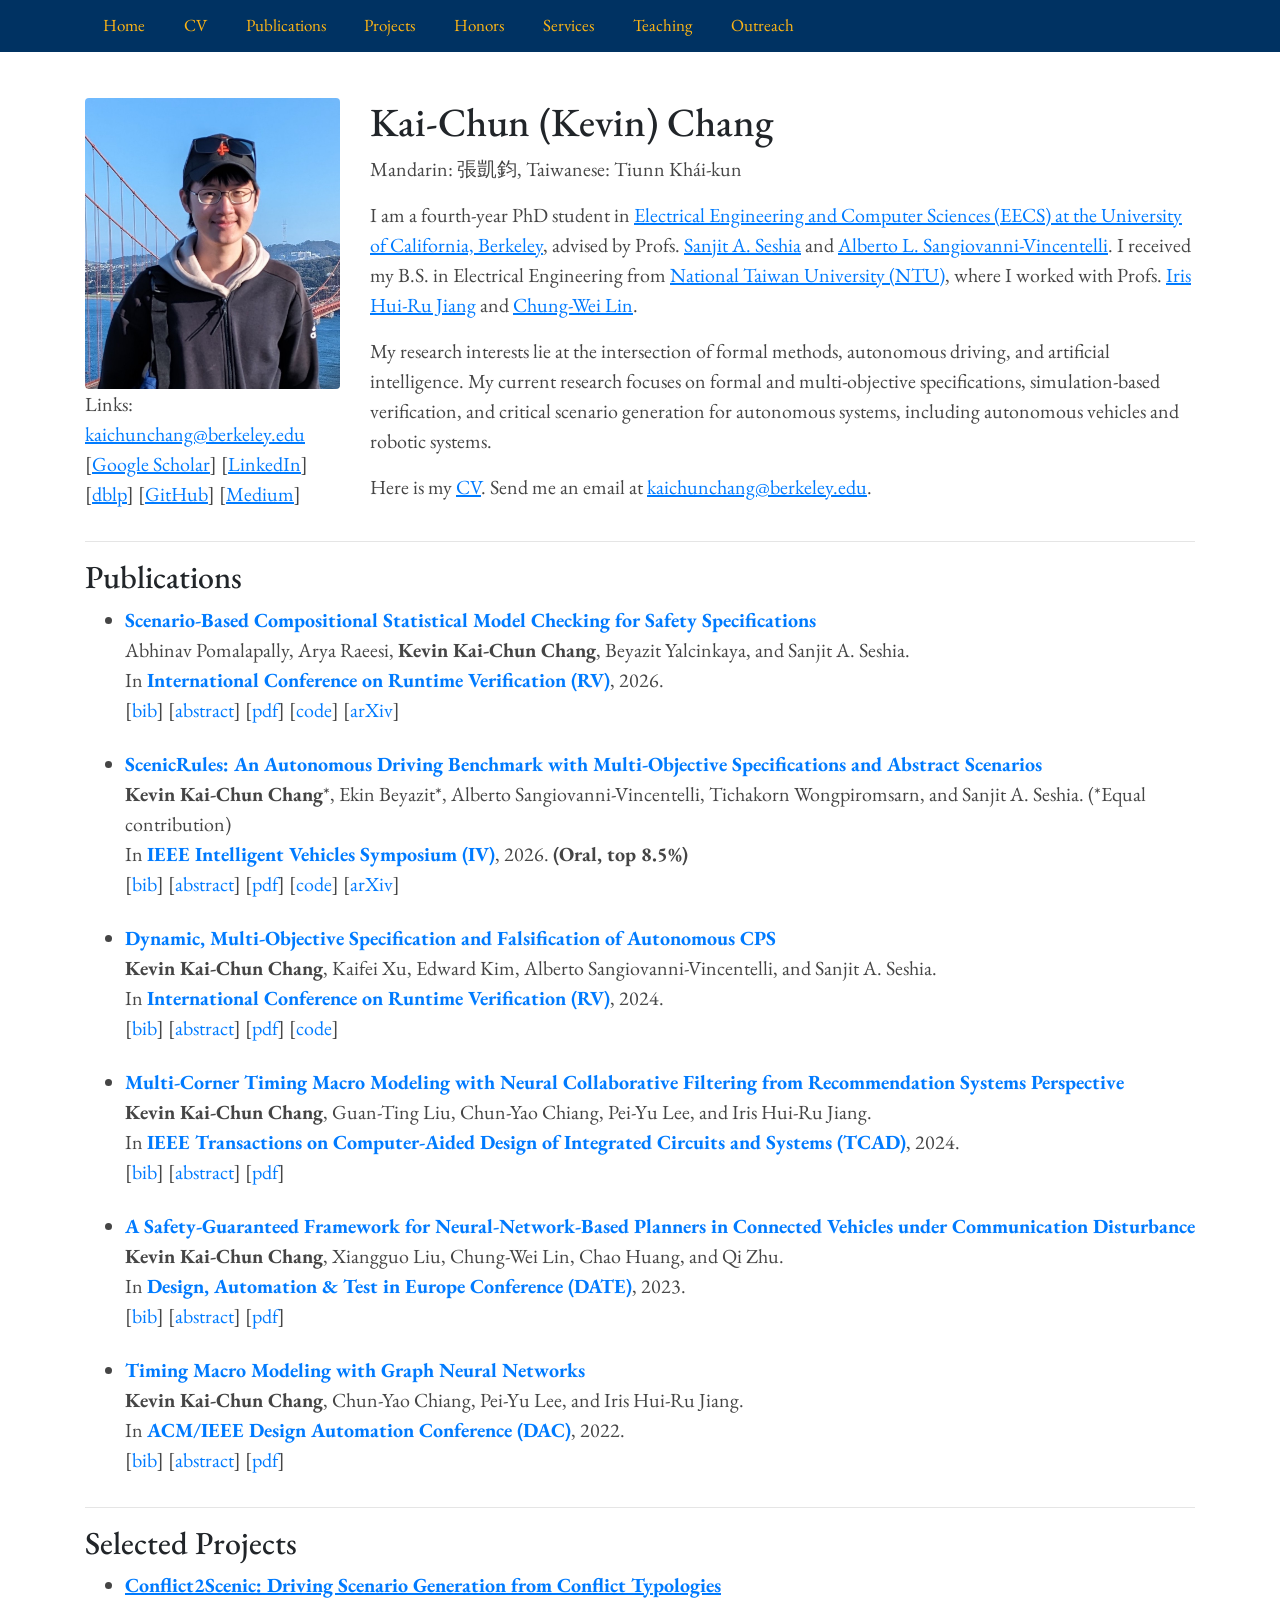
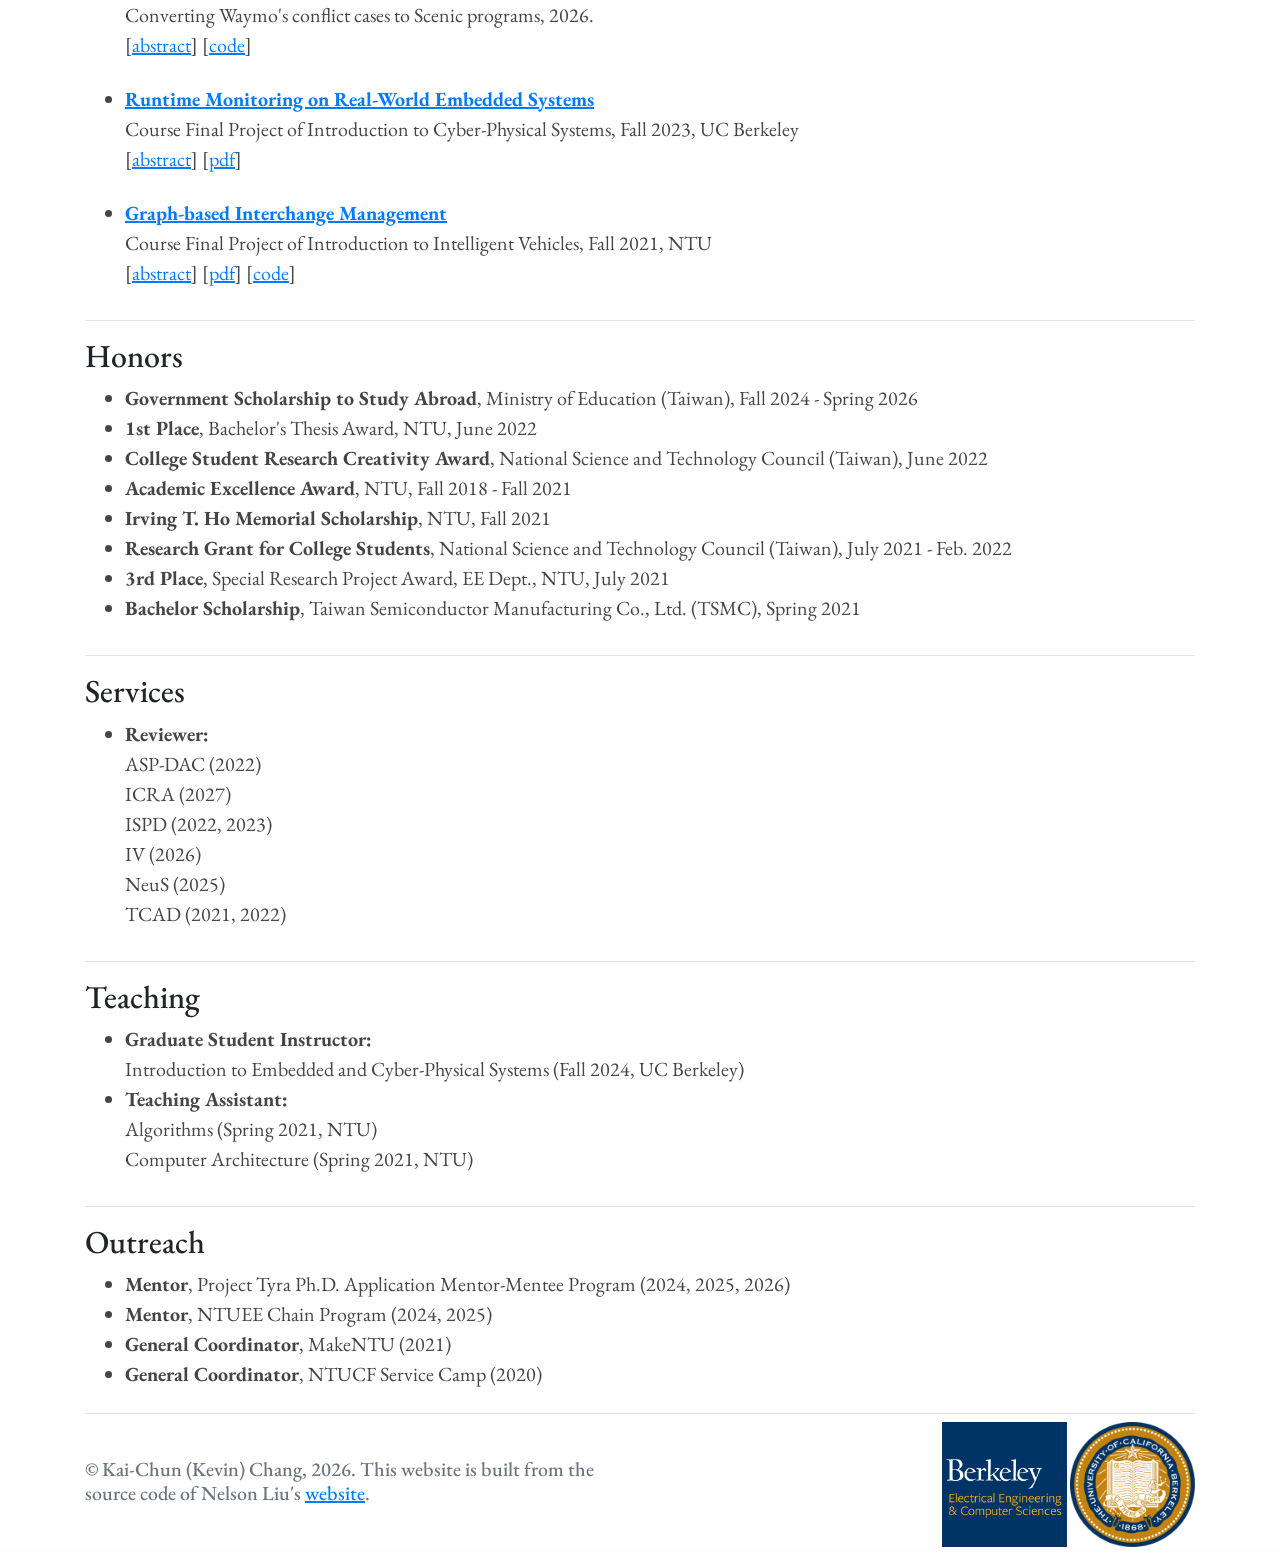
<file: index.html>
<!DOCTYPE html>
<html lang="en">
    <head>
        <title>Kai-Chun (Kevin) Chang</title>
        <meta http-equiv="content-type" content="text/html; charset=UTF-8">
        <meta charset="utf-8">
        <meta property="og:url" content="https://kevinchang73.github.io/" />
	    <meta property="og:title" content="Kai-Chun (Kevin) Chang" />
	    <meta property="og:image" content="http://kevinchang73.github.io/img/profile.jpg" />
	    <meta http-equiv="X-UA-Compatible" content="IE=edge">
	    <meta name="author" content="Kai-Chun (Kevin) Chang">
        <meta name="viewport" content="width=device-width, initial-scale=1, shrink-to-fit=no">
        <link rel="shortcut icon" type="image/png" href="img/berkeley.png"/>

        <link rel="stylesheet" href="https://stackpath.bootstrapcdn.com/bootstrap/4.3.1/css/bootstrap.min.css" integrity="sha384-ggOyR0iXCbMQv3Xipma34MD+dH/1fQ784/j6cY/iJTQUOhcWr7x9JvoRxT2MZw1T" crossorigin="anonymous">
        <link rel="stylesheet" href="css/style.css">
        <script src="https://code.jquery.com/jquery-3.3.1.slim.min.js" integrity="sha384-q8i/X+965DzO0rT7abK41JStQIAqVgRVzpbzo5smXKp4YfRvH+8abtTE1Pi6jizo" crossorigin="anonymous"></script>
        <script src="https://cdnjs.cloudflare.com/ajax/libs/popper.js/1.14.7/umd/popper.min.js" integrity="sha384-UO2eT0CpHqdSJQ6hJty5KVphtPhzWj9WO1clHTMGa3JDZwrnQq4sF86dIHNDz0W1" crossorigin="anonymous"></script>
        <script src="https://stackpath.bootstrapcdn.com/bootstrap/4.3.1/js/bootstrap.min.js" integrity="sha384-JjSmVgyd0p3pXB1rRibZUAYoIIy6OrQ6VrjIEaFf/nJGzIxFDsf4x0xIM+B07jRM" crossorigin="anonymous"></script>
        <link rel="stylesheet" href="https://cdnjs.cloudflare.com/ajax/libs/font-awesome/4.7.0/css/font-awesome.min.css" crossorigin="anonymous">
        <link href='https://fonts.googleapis.com/css?family=EB+Garamond' rel='stylesheet' type='text/css'>
    </head>
    <body>
        <div class="fixed-header" style="z-index:1;">
            <div class="container" id="header">
                <nav>
                    <a href="#">Home</a>
                    <a href="files/CV.pdf" target="_blank">CV</a>
                    <a href=#publications>Publications</a>
                    <a href=#projects>Projects</a>
                    <a href=#honors>Honors</a>
                    <a href=#services>Services</a>
                    <a href=#teaching>Teaching</a>
                    <a href=#outreach>Outreach</a>
                    <!-- <a href=#services>Services</a> -->
                    <!-- <a href="https://www.csail.mit.edu/person/yung-sung-chuang" style="float:right;"><i>@csail.mit</i></a> -->
                </nav>
            </div>
        </div>
        <div class="container mt-5">
            <div class="row mb-3" id="intro">
                <div class="col-lg-3 col-md-4">
                    <img class="img-fluid rounded" src="img/profile.jpg" alt="Kai-Chun Chang">
                    <p>
                        <!-- Email: </br> --> 
                        Links: </br>
                        <a href="mailto:kaichunchang@berkeley.edu" target="_blank">kaichunchang@berkeley.edu</a> </br>
                        [<a href="https://scholar.google.com/citations?user=-7NzGYwAAAAJ" target="_blank">Google Scholar</a>]
                        [<a href="https://www.linkedin.com/in/kai-chun-kevin-chang-22810a205/" target="_blank">LinkedIn</a>]
                        [<a href="https://dblp.org/pid/327/1835.html" target="_blank">dblp</a>]
                        [<a href="https://github.com/kevinchang73" target="_blank">GitHub</a>]
                        [<a href="https://medium.com/@kevin.kaichunchang" target="_blank">Medium</a>]
                    <!--</br> -->
                    <!--    <i class="fa fa-building"></i> Gates 318 -->
                    </p>
                </div>
                <div class="col-lg-9 col-md-8">
                    <h1>Kai-Chun (Kevin) Chang</h1>
                    <p>Mandarin: 張凱鈞, Taiwanese: Tiunn Khái-kun</p>
                    <p>
                        I am a fourth-year PhD student in <a href="https://eecs.berkeley.edu/"
                        target="_blank">Electrical Engineering and Computer Sciences (EECS) at the University of California, Berkeley</a>,
                        advised by Profs. <a href="https://people.eecs.berkeley.edu/~sseshia/"
                        target="_blank">Sanjit A. Seshia</a> 
                        and <a href="https://www2.eecs.berkeley.edu/Faculty/Homepages/sangiovanni-vicentelli.html"
                        target="_blank">Alberto L. Sangiovanni-Vincentelli</a>.
                        I received my B.S. in Electrical Engineering from <a href="https://www.ntu.edu.tw/english/index.html" target="_blank">National Taiwan University (NTU)</a>,
                        where I worked with Profs. <a href="https://www.ee.ntu.edu.tw/profile1.php?teacher_id=24040" target="_blank">Iris Hui-Ru Jiang</a> and
                        <a href="https://www.csie.ntu.edu.tw/~cwlin/" target="_blank">Chung-Wei Lin</a>.
                    </p>
                    <p>
                        My research interests lie at the intersection of formal methods, autonomous driving, and artificial intelligence.
                        My current research focuses on formal and multi-objective specifications, simulation-based verification, and critical scenario generation for autonomous systems, including autonomous vehicles and robotic systems.
                    </p>
                    <p>
                        Here is my <a href="files/CV.pdf" target="_blank">CV</a>. Send me an email at <a href="mailto:kaichunchang@berkeley.edu"
                        target="_blank">kaichunchang@berkeley.edu</a>.
                    </p>
                </div>
            </div>
            <hr>
            <div class="row" id="publications">
                <div class="col">
                    <h2>Publications</h2>
                    <ul class="pl">
                        <li>
                            <a href="https://link.springer.com/chapter/10.1007/978-3-032-41160-0_17" target="_blank">
                                <b>Scenario-Based Compositional Statistical Model Checking for Safety Specifications</b>
                            </a>
                            <br/>
                            Abhinav Pomalapally, Arya Raeesi, <b>Kevin Kai-Chun Chang</b>, Beyazit Yalcinkaya, and Sanjit A. Seshia.
                            <br/>
                            In <a href="https://rv2026.smithengineering.queensu.ca/" target="_blank">
                                <b>
                                    International Conference on Runtime Verification (RV)</b></a>, 2026.
                            <br/>
                            [<a href="#RV2026_bib" class="detail-toggle" aria-controls="RV2026_bib" aria-expanded="false">bib</a>]
                            [<a href="#RV2026_abstract" class="detail-toggle" aria-controls="RV2026_abstract" aria-expanded="false">abstract</a>]
                            [<a href="papers/rv26_scenario.pdf" target="_blank">pdf</a>]
                            [<a href="https://github.com/abhip02/VerifAI/tree/compositional-analysis" target="_blank">code</a>]
                            [<a href="https://arxiv.org/abs/2610.05571" target="_blank">arXiv</a>]
                            <div id="RV2026_bib" class="bib" style="display:none;"><pre>@inproceedings{pomalapally2026scenario,
    title={Scenario-Based Compositional Statistical Model Checking for Safety Specifications},
    author={Pomalapally, Abhinav and Raeesi, Arya and Chang, Kevin Kai-Chun and Yalcinkaya, Beyazit and Seshia, Sanjit A.},
    booktitle={International Conference on Runtime Verification (RV)},
    pages={272--282},
    year={2026},
    organization={Springer}
}</pre></div>
                            <div id="RV2026_abstract" class="abstract" style="display:none;">
                                <p>
                                    In safety-critical domains such as autonomous driving, systems must be evaluated across a large number of environment conditions, often represented as composite scenarios built from primitive scenarios. Existing statistical model checking (SMC) approaches analyze each composite scenario independently, requiring many expensive simulations and resulting in substantial redundant computation when scenarios share common structure. This work introduces a scenario-based compositional SMC framework for safety and co-safety specifications, enabling efficient analysis of composite scenarios. Our approach decomposes scenarios into primitives and specifications into sub-specifications, verifies each primitive independently, and composes the resulting statistical estimates using importance sampling and kernel density estimation. Our empirical evaluation shows that the proposed framework can accurately answer verification queries for previously unseen composite scenarios while reducing simulation cost through parallelization and trace reuse.
                                </p>
                            </div>
                        </li>
                        <br/>
                        <li>
                            <a href="https://arxiv.org/abs/2602.16073" target="_blank">
                                <b>ScenicRules: An Autonomous Driving Benchmark with Multi-Objective Specifications and Abstract Scenarios</b>
                            </a>
                            <br/>
                            <b>Kevin Kai-Chun Chang</b>*, Ekin Beyazit*, Alberto Sangiovanni-Vincentelli, Tichakorn Wongpiromsarn, and Sanjit A. Seshia. (*Equal contribution)
                            <br/>
                            In <a href="https://ieee-iv.org/2026/" target="_blank">
                                <b>
                                    IEEE Intelligent Vehicles Symposium (IV)</b></a>, 2026. <b>(Oral, top 8.5%)</b>
                            <br/>
                            [<a href="#IV2026_bib" class="detail-toggle" aria-controls="IV2026_bib" aria-expanded="false">bib</a>]
                            [<a href="#IV2026_abstract" class="detail-toggle" aria-controls="IV2026_abstract" aria-expanded="false">abstract</a>]
                            [<a href="papers/iv26_scenicrules.pdf" target="_blank">pdf</a>]
                            [<a href="https://github.com/BerkeleyLearnVerify/ScenicRules/" target="_blank">code</a>]
                            [<a href="https://arxiv.org/abs/2602.16073" target="_blank">arXiv</a>]
                            <div id="IV2026_bib" class="bib" style="display:none;"><pre>@inproceedings{chang2026scenicrules,
    title={ScenicRules: An Autonomous Driving Benchmark with Multi-Objective Specifications and Abstract Scenarios},
    author={Chang, Kevin Kai-Chun and Beyazit, Ekin and Sangiovanni-Vincentelli, Alberto and Wongpiromsarn, Tichakorn and Seshia, Sanjit A.},
    booktitle={IEEE Intelligent Vehicles Symposium (IV)},
    pages={1938--1945},
    year={2026},
    organization={IEEE}
}</pre></div>
                            <div id="IV2026_abstract" class="abstract" style="display:none;">
                                <p>
                                    Developing autonomous driving systems for complex traffic environments requires balancing multiple objectives, such as avoiding collisions, obeying traffic rules, and making efficient progress. In many situations, these objectives cannot be satisfied simultaneously, and explicit priority relations naturally arise. Also, driving rules require context, so it is important to formally model the environment scenarios within which such rules apply. Existing benchmarks for evaluating autonomous vehicles lack such combinations of multi-objective prioritized rules and formal environment models. In this work, we introduce ScenicRules, a benchmark for evaluating autonomous driving systems in stochastic environments under prioritized multi-objective specifications. We first formalize a diverse set of objectives to serve as quantitative evaluation metrics. Next, we design a Hierarchical Rulebook framework that encodes multiple objectives and their priority relations in an interpretable and adaptable manner. We then construct a compact yet representative collection of scenarios spanning diverse driving contexts and near-accident situations, formally modeled in the Scenic language. Experimental results show that our formalized objectives and Hierarchical Rulebooks align well with human driving judgments and that our benchmark effectively exposes agent failures with respect to the prioritized objectives. Our benchmark can be accessed at https://github.com/BerkeleyLearnVerify/ScenicRules/.
                                </p>
                            </div>
                        </li>
                        <br/>
                        <li>
                            <a href="https://link.springer.com/chapter/10.1007/978-3-031-74234-7_3" target="_blank">
                                <b>Dynamic, Multi-Objective Specification and Falsification of Autonomous CPS</b>
                            </a>
                            <br/>
                            <b>Kevin Kai-Chun Chang</b>, Kaifei Xu, Edward Kim, Alberto Sangiovanni-Vincentelli, and Sanjit A. Seshia.
                            <br/>
                            In <a href="https://yeni.cmpe.bogazici.edu.tr/rv24/" target="_blank">
                                <b>
                                    International Conference on Runtime Verification (RV)</b></a>, 2024.
                            <br/>
                            [<a href="#RV2024_bib" class="detail-toggle" aria-controls="RV2024_bib" aria-expanded="false">bib</a>]
                            [<a href="#RV2024_abstract" class="detail-toggle" aria-controls="RV2024_abstract" aria-expanded="false">abstract</a>]
                            [<a href="papers/rv24_dynamic.pdf" target="_blank">pdf</a>]
                            [<a href="https://github.com/kevinchang73/VerifAI_Multi_Objective_Scenic3" target="_blank">code</a>]
                            <div id="RV2024_bib" class="bib" style="display:none;"><pre>@article{chang2024dynamic,
    title={Dynamic, Multi-Objective Specification and Falsification of Autonomous CPS},
    author={Chang, Kevin Kai-Chun and Xu, Kaifei and Kim, Edward and Sangiovanni-Vincentelli, Alberto and Seshia, Sanjit A.},
    journal={24th International Conference on Runtime Verification (RV)},
    year={2024},
    publisher={IEEE}
}</pre></div>
                            <div id="RV2024_abstract" class="abstract" style="display:none;">
                                <p>
                                    Simulation-based falsification has proved to be an effective verification method for cyber-physical systems. Traditional approaches to falsification take as input a single or a set of temporal properties that must be satisfied by the system at all times. In this paper, we consider falsification of a more complex specification with two dimensions: multiple objectives with relative priorities and the evolution of these objectives characterized by time-varying priorities. We introduce the concept of dynamic rulebooks as a way to specify a prioritized multi-objective specification and its evolution over time. We develop a novel algorithm for falsifying a dynamic rulebook specification on a cyber-physical system. To evaluate our approach, we define scenarios and dynamic rulebook specifications for the domains of autonomous driving and human-robot interaction. Our experiments demonstrate that integrating dynamic rulebooks allows us to capture counterexamples more accurately and efficiently than when using static rulebooks. Moreover, our falsification framework identifies more numerous and more significant counterexamples as compared to previous approaches.    
                                </p>
                            </div>
                        </li>
                        <br/>
                        <li>
                            <a href="https://ieeexplore.ieee.org/abstract/document/10485377" target="_blank">
                                <b>Multi-Corner Timing Macro Modeling with Neural Collaborative Filtering from Recommendation Systems Perspective</b>
                            </a>
                            <br/>
                            <b>Kevin Kai-Chun Chang</b>, Guan-Ting Liu, Chun-Yao Chiang, Pei-Yu Lee, and Iris Hui-Ru Jiang.
                            <br/>
                            In <a href="https://ieeexplore.ieee.org/xpl/RecentIssue.jsp?punumber=43" target="_blank">
                                <b>
                                    IEEE Transactions on Computer-Aided Design of Integrated Circuits and Systems
                                    (TCAD)</b></a>, 2024.
                            <br/>
                            [<a href="#TCAD2024_bib" class="detail-toggle" aria-controls="TCAD2024_bib" aria-expanded="false">bib</a>]
                            [<a href="#TCAD2024_abstract" class="detail-toggle" aria-controls="TCAD2024_abstract" aria-expanded="false">abstract</a>]
                            [<a href="papers/tcad24_mctmm.pdf" target="_blank">pdf</a>]
                            <div id="TCAD2024_bib" class="bib" style="display:none;"><pre>@article{chang2024multi,
    title={Multi-Corner Timing Macro Modeling With Neural Collaborative Filtering From Recommendation Systems Perspective},
    author={Chang, Kevin Kai-Chun and Liu, Guan-Ting and Chiang, Chun-Yao and Lee, Pei-Yu and Jiang, Iris Hui-Ru},
    journal={IEEE Transactions on Computer-Aided Design of Integrated Circuits and Systems},
    year={2024},
    publisher={IEEE}
}</pre></div>
                            <div id="TCAD2024_abstract" class="abstract" style="display:none;">
                                <p>
                                    Timing macro modeling has been widely employed to enhance the efficiency and accuracy of parallel and hierarchical timing analysis. However, existing studies primarily focused on generating an accurate and compact timing macro model for single-corner libraries, making it difficult to adapt these approaches to multi-corner situations. This either incurs substantial engineering effort or results in significant performance degradation. To tackle this challenge, we offer a fresh perspective on the timing macro modeling problem by drawing inspiration from recommendation systems and formulating it as a matrix completion task. We propose a neural collaborative filtering-based framework capable of capturing the convoluted relationships between circuit pins and timing corners. This framework enables the precise identification of timing variant regions across different corners. Additionally, we design several training features and implement various training techniques to enhance precision. Experimental results show that our framework reduces model sizes by more than 10% compared to state-of-the-art single-corner approaches, while maintaining competitive timing accuracy and exhibiting significant runtime improvements. Furthermore, when applied to unseen corners, our framework consistently delivers superior performance, demonstrating its potential for use in off-corner chiplets in a heterogeneous integration system.
                                </p>
                            </div>
                        </li>
                        <br/>
                        <li>
                            <a href="https://ieeexplore.ieee.org/abstract/document/10137184" target="_blank">
                                <b>A Safety-Guaranteed Framework for Neural-Network-Based Planners in Connected Vehicles under Communication Disturbance</b>
                            </a>
                            <br/>
                            <b>Kevin Kai-Chun Chang</b>, Xiangguo Liu, Chung-Wei Lin, Chao Huang, and Qi Zhu.
                            <br/>
                            In <a href="https://date23.date-conference.com/" target="_blank">
                                <b>
                                    Design, Automation & Test in Europe Conference (DATE)</b></a>, 2023.
                            <br/>
                            [<a href="#DATE2023_bib" class="detail-toggle" aria-controls="DATE2023_bib" aria-expanded="false">bib</a>]
                            [<a href="#DATE2023_abstract" class="detail-toggle" aria-controls="DATE2023_abstract" aria-expanded="false">abstract</a>]
                            [<a href="papers/date23_safetynn.pdf" target="_blank">pdf</a>]
                            <div id="DATE2023_bib" class="bib" style="display:none;"><pre>@inproceedings{chang2023safety,
    title={A safety-guaranteed framework for neural-network-based planners in connected vehicles under communication disturbance},
    author={Chang, Kevin Kai-Chun and Liu, Xiangguo and Lin, Chung-Wei and Huang, Chao and Zhu, Qi},
    booktitle={2023 Design, Automation \& Test in Europe Conference \& Exhibition (DATE)},
    pages={1--6},
    year={2023},
    organization={IEEE}
}</pre></div>
                            <div id="DATE2023_abstract" class="abstract" style="display:none;">
                                <p>
                                    Neural-network-based (NN-based) planners have been increasingly used to enhance the performance of planning for autonomous vehicles. However, it is often difficult for NN-based planners to balance efficiency and safety in complicated scenarios, especially under real-world communication disturbance. To tackle this challenge, we present a safety-guaranteed framework for NN-based planners in connected vehicle environments with communication disturbance. Given any NN-based planner with no safety-guarantee, the framework generates a robust compound planner embedding the NN-based planner to ensure overall system safety. Moreover, with the aid of an information filter for imperfect communication and an aggressive approach for the estimation of the unsafe set, the compound planner could achieve similar or better efficiency than the given NN-based planner. A comprehensive case study of unprotected left turn and extensive simulations demonstrate the effectiveness of our framework.
                                </p>
                            </div>
                        </li>
                        <br/>
                        <li>
                            <a href="https://ieeexplore.ieee.org/abstract/document/10137184" target="_blank">
                                <b>Timing Macro Modeling with Graph Neural Networks</b>
                            </a>
                            <br/>
                            <b>Kevin Kai-Chun Chang</b>, Chun-Yao Chiang, Pei-Yu Lee, and Iris Hui-Ru Jiang.
                            <br/>
                            In <a href="https://www.dac.com/" target="_blank">
                                <b>
                                    ACM/IEEE Design Automation Conference (DAC)</b></a>, 2022.
                            <br/>
                            [<a href="#DAC2022_bib" class="detail-toggle" aria-controls="DAC2022_bib" aria-expanded="false">bib</a>]
                            [<a href="#DAC2022_abstract" class="detail-toggle" aria-controls="DAC2022_abstract" aria-expanded="false">abstract</a>]
                            [<a href="papers/dac22_tmm.pdf" target="_blank">pdf</a>]
                            <div id="DAC2022_bib" class="bib" style="display:none;"><pre>@inproceedings{chang2022timing,
    title={Timing macro modeling with graph neural networks},
    author={Chang, Kevin Kai-Chun and Chiang, Chun-Yao and Lee, Pei-Yu and Jiang, Iris Hui-Ru},
    booktitle={Proceedings of the 59th ACM/IEEE Design Automation Conference},
    pages={1219--1224},
    year={2022}
}</pre></div>
                            <div id="DAC2022_abstract" class="abstract" style="display:none;">
                                <p>
                                    Due to rapidly growing design complexity, timing macro modeling has been widely adopted to enable hierarchical and parallel timing analysis. The main challenge of timing macro modeling is to identify timing variant pins for achieving high timing accuracy while keeping a compact model size. To tackle this challenge, prior work applied ad-hoc techniques and threshold setting. In this work, we present a novel timing macro modeling approach based on graph neural networks (GNNs). A timing sensitivity metric is proposed to precisely evaluate the influence of each pin on the timing accuracy. Based on the timing sensitivity data and the circuit topology, the GNN model can effectively learn and capture timing variant pins. Experimental results show that our GNN-based framework reduces 10% model sizes while preserving the same timing accuracy as the state-of-the-art. Furthermore, taking common path pessimism removal (CPPR) as an example, the generality and applicability of our framework on various timing analysis models and modes are also validated empirically.    
                                </p>
                            </div>
                        </li>
                    </ul>
                </div>
            </div>
            <hr>
            <div class="row" id="projects">
                <div class="col">
                    <h2>Selected Projects</h2>
                    <ul>
                        <li>
                            <a href="https://github.com/BerkeleyLearnVerify/Conflict2Scenic" target="_blank">
                            <b>Conflict2Scenic: Driving Scenario Generation from Conflict Typologies</b>
                            </a>
                            <br/>
                            Converting Waymo's conflict cases to Scenic programs, 2026.
                            <br/>
                            [<a href="#Conflict2Scenic_abstract" class="detail-toggle" aria-controls="Conflict2Scenic_abstract" aria-expanded="false">abstract</a>]
                            [<a href="https://github.com/BerkeleyLearnVerify/Conflict2Scenic" target="_blank">code</a>]
                            <div id="Conflict2Scenic_abstract" class="abstract" style="display:none;">
                                <p>
                                    To ensure robustness of autonomous driving systems, it is important to test them against a variety of challenging scenarios. However, creating such scenarios manually is time-consuming, while existing datasets often lack the diversity or complexity needed for thorough evaluation. This project addresses these challenges by generating scenarios from conflict typologies. A conflict typology is used to group conflicts that have common characteristics, such as the types of agents involved and their roles in the conflict. By leveraging these typologies, we can systematically generate a wide range of scenarios that cover different conflict cases.
                                    In this project, we mainly use a conflict typology proposed by Waymo. Given a conflict case, we generate multiple diverse realizations of the conflict, each with different spatial arrangements or behaviors, while preserving the input partner types, roles, and conflict properties. The generated realizations are then converted into Scenic programs, which can be used to simulate and test autonomous driving systems.
                                </p>
                        </li>
                        <br/>
                        <li>
                            <a href="projects/249A.pdf" target="_blank">
                            <b>Runtime Monitoring on Real-World Embedded Systems</b>
                            </a>
                            <br/>
                            Course Final Project of Introduction to Cyber-Physical Systems, Fall 2023, UC Berkeley
                            <br/>
                            [<a href="#249A_abstract" class="detail-toggle" aria-controls="249A_abstract" aria-expanded="false">abstract</a>]
                            [<a href="projects/249A.pdf" target="_blank">pdf</a>]
                            <div id="249A_abstract" class="abstract" style="display:none;">
                                <p>
                                    In this work, we explore runtime monitoring on a real-world embedded system. 
                                    We consider a Simplex structure and focus on the
                                    training of the monitor. As the simulators are not always available
                                    in real-world applications, large sim-to-real gaps occur and thus
                                    degrades the quality of the monitor. To address this challenge, we
                                    propose a two-stage framework. In the first stage, we construct a
                                    simulation environment, generate an RL controller and a safe controller, 
                                    and train the monitor in the simulator. In the second stage,
                                    the monitor and the controllers are deployed to the real-world environment. 
                                    Then, we can collect training data from the real world
                                    and polish the monitor accordingly. In the experiments and demos,
                                    the effectiveness of our system is validated.    
                                </p>
                            </div>
                        </li>
                        <br/>
                        <li>
                            <a href="projects/interchange.pdf" target="_blank">
                            <b>Graph-based Interchange Management</b>
                            </a>
                            <br/>
                            Course Final Project of Introduction to Intelligent Vehicles, Fall 2021, NTU
                            <br/>
                            [<a href="#interchange_abstract" class="detail-toggle" aria-controls="interchange_abstract" aria-expanded="false">abstract</a>]
                            [<a href="projects/interchange.pdf" target="_blank">pdf</a>]
                            [<a href="https://github.com/kevinchang73/2021Fall_IntroVehicles_Final_Project" target="_blank">code</a>]
                            <div id="interchange_abstract" class="abstract" style="display:none;">
                                <p>
                                    The areas near interchanges are often the most congested parts of a
                                    highway. In this work, we formulate the interchange management
                                    problem as an scheduling, decision-making, and optimization problem. 
                                    We convert the problem onto the graph domain and adopt
                                    simulated annealing to optimize. Experimental result shows that
                                    our algorithm outperforms the first-come-first-serve strategy in
                                    terms of the total time required for all the vehicles passing the
                                    interchange area.    
                                </p>
                            </div>
                        </li>
                        <!--
                        <br/>
                        <li>
                            <a href="projects/tln.pdf" target="_blank">
                            <b>Learning Weights and Thresholds of Threshold Logic Networks</b>
                            </a>
                            <br/>
                            Course Final Project of Logic Synthesis and Verification, Fall 2021, NTU
                            <br/>
                            [<a href="#tln_abstract" class="detail-toggle" aria-controls="tln_abstract" aria-expanded="false">abstract</a>]
                            [<a href="projects/tln.pdf" target="_blank">pdf</a>]
                            [<a href="https://github.com/kevinchang73/2021Fall_LSV_Final_Project" target="_blank">code</a>]
                            <div id="tln_abstract" class="abstract" style="display:none;">
                                <p>
                                    Threshold logic network is more viable nowadays due to its compactness 
                                    and strong bind to neural network applications. However,
                                    the problem of weights and thresholds determination still remains
                                    open. In this work, we introduce machine learning and propose two
                                    approaches, the function-based approach and the network-based
                                    approach, to solve the problem. Experimental results show that our
                                    method achieves near 80% accuracy in the function-based approach
                                    and 70% to 90% accuracy in the network-based approach.    
                                </p>
                            </div>
                        </li>
                        <br/>
                        <li>
                            <a href="projects/macro.pdf" target="_blank">
                            <b>Macro Legalization</b>
                            </a>
                            <br/>
                            Course Final Project of Physical Design for Nanometer ICs, Spring 2021, NTU
                            <br/>
                            [<a href="#macro_abstract" class="detail-toggle" aria-controls="macro_abstract" aria-expanded="false">abstract</a>]
                            [<a href="projects/macro.pdf" target="_blank">pdf</a>]
                            [<a href="https://github.com/kevinchang73/2021Spring_PD_Final_Project" target="_blank">code</a>]
                            <div id="macro_abstract" class="abstract" style="display:none;">
                                <p>
                                    Macro legalization is an important
                                    step in today's placement flow. In this work, a constraint-graph
                                    based macro legalization algorithm flow which combines iterative
                                    refinement and simulated annealing is applied to solve the macro
                                    legalization problem. Experimental result shows the flow could
                                    achieve a balance between cost and runtime.    
                                </p>
                            </div>
                        </li>
                        <br/>
                        <li>
                            <a href="projects/hdr.pdf" target="_blank">
                            <b>HDR and Low Light Enhancement</b>
                            </a>
                            <br/>
                            Course Final Project of Digital Circuit Lab, Fall 2020, NTU
                            <br/>
                            [<a href="#hdr_abstract" class="detail-toggle" aria-controls="hdr_abstract" aria-expanded="false">abstract</a>]
                            [<a href="projects/hdr.pdf" target="_blank">pdf</a>]
                            [<a href="https://github.com/ChienKaiMa/HDR-Imaging-with-FPGA" target="_blank">code</a>]
                            <div id="hdr_abstract" class="abstract" style="display:none;">
                                <p>
                                    In this final project, we implement an High Dynamic
                                    Range (HDR) Imaging algorithm on DE2-115 board. In addition
                                    to HDR, our work also performs well for low light image
                                    enhancement. Moreover, the whole computation time for one
                                    HDR imaging process of our work is less than 1 second, which
                                    is about 50 times faster than running the similar algorithm with
                                    software.
                                </p>
                            </div>
                        </li>
                        -->
                    </ul>
                </div>
            </div>
            <hr>
            <div class="row" id="honors">
                <div class="col">
                    <h2>Honors</h2>
                    <ul>
                        <li>
                            <b>Government Scholarship to Study Abroad</b>, Ministry of Education (Taiwan), Fall 2024 - Spring 2026
                        </li>
                        <li>
                            <b>1st Place</b>, Bachelor's Thesis Award, NTU, June 2022
                        </li>
                        <li>
                            <b>College Student Research Creativity Award</b>, National Science and Technology Council (Taiwan), June 2022
                        </li>
                        <li>
                            <b>Academic Excellence Award</b>, NTU, Fall 2018 - Fall 2021
                        </li>
                        <li>
                            <b>Irving T. Ho Memorial Scholarship</b>, NTU, Fall 2021
                        </li>
                        <li>
                            <b>Research Grant for College Students</b>, National Science and Technology Council (Taiwan), July 2021 - Feb. 2022
                        </li>
                        <li>
                            <b>3rd Place</b>, Special Research Project Award, EE Dept., NTU, July 2021
                        </li>
                        <li>
                            <b>Bachelor Scholarship</b>, Taiwan Semiconductor Manufacturing Co., Ltd. (TSMC), Spring 2021
                        </li>
                    </ul>
                </div>
            </div>
            <hr>
            <div class="row" id="services">
                <div class="col">
                    <h2>Services</h2>
                    <ul>
                        <li>
                            <b>Reviewer:</b> <br/>
                            ASP-DAC (2022) <br/>
                            ICRA (2027) <br/>
                            ISPD (2022, 2023) <br/>
                            IV (2026) <br/>
                            NeuS (2025) <br/>
                            TCAD (2021, 2022) 
                        </li>
                    </ul>
                </div>
            </div>
            <hr>
            <div class="row" id="teaching">
                <div class="col">
                    <h2>Teaching</h2>
                    <ul>
                        <li>
                            <b>Graduate Student Instructor:</b> <br/> 
                            Introduction to Embedded and Cyber-Physical Systems (Fall 2024, UC Berkeley)
                        </li>
                        <li>
                            <b>Teaching Assistant:</b> <br/> 
                            Algorithms (Spring 2021, NTU) <br/>
                            Computer Architecture (Spring 2021, NTU)
                        </li>
                    </ul>
                </div>
            </div>
            <hr>
            <div class="row" id="outreach">
                <div class="col">
                    <h2>Outreach</h2>
                    <ul>
                        <li>
                            <b>Mentor</b>, Project Tyra Ph.D. Application Mentor-Mentee Program (2024, 2025, 2026)
                        </li>
                        <li>
                            <b>Mentor</b>, NTUEE Chain Program (2024, 2025)
                        </li>
                        <li>
                            <b>General Coordinator</b>, MakeNTU (2021)
                        </li>
                        <li>
                            <b>General Coordinator</b>, NTUCF Service Camp (2020)
                        </li>
                    </ul>
                </div>
            </div>
            <footer class="pt-2 my-md-2 pt-md-2 border-top">
                <div class="row justify-content-center">
                    <div class="col-6 col-md text-left align-self-center">
                        <p class="h5 text-muted">
                            © Kai-Chun (Kevin) Chang, 2026. This website is built from the source code of Nelson Liu's <a href="https://nelsonliu.me"
                            target="_blank">website</a>.
                        </p>
                    </div>
                    <div class="col-6 col-md text-right">
                        <a href="https://eecs.berkeley.edu/" class="image-link">
                            <img src="img/berkeley_eecs.png" alt="Berkeley EECS logo." height="125">
                        </a>
                        <a href="https://www.berkeley.edu/" class="image-link">
                            <img src="img/berkeley.png" alt="Berkeley logo." height="125">
                        </a>
                    </div>
                </div>
            </footer>
        </div>
        <script>
            document.addEventListener('click', function (event) {
                const toggle = event.target.closest('.detail-toggle');
                if (!toggle) return;

                event.preventDefault();
                const panel = document.getElementById(toggle.getAttribute('aria-controls'));
                const shouldOpen = toggle.getAttribute('aria-expanded') !== 'true';

                document.querySelectorAll('.detail-toggle').forEach(function (link) {
                    document.getElementById(link.getAttribute('aria-controls')).style.display = 'none';
                    link.setAttribute('aria-expanded', 'false');
                });

                if (shouldOpen) {
                    panel.style.display = 'block';
                    toggle.setAttribute('aria-expanded', 'true');
                }
            });
        </script>
    </body>
</html>
</file>
<file: css/style.css>
html {
    background-color: #fefefe;
}

body p, li {
    color: #454545;
    font-size: 20px;
}

body {
    font-family: Palatino, "EB Garamond", Georgia, "Times New Roman", serif
}

.row:not(#publications) a {
    text-decoration: underline;
}

.image-link {
    text-decoration: none !important;
}

.custom-col {
    flex: 0 0 auto;
    width: 25%; /* Adjust as needed */
}

.custom-col img {
    width: 100%; /* Ensure the image takes up the full width of the column */
}

.fixed-header {
    width: 100%;
    position: fixed;
    background: rgb(0, 50, 98); /*berkeley blue*/
    padding: 6px 0;
    color: #fff;
    font-size: calc(7px + 0.78125vw);
}

.fixed-header {
    top: 0;
}

nav a {
    color: rgb(253, 181, 21); /*california gold*/
    text-decoration: none;
    padding: 7px 1.4vw;
    display: inline-block;
}

body {
    padding-top: 50px;
    padding-bottom: 0px;
}

html {
    scroll-padding-top: 70px;
    /* height of sticky header */
}
.bib, .abstract {
    margin: 0.6rem 0 0.9rem;
    padding: 0.85rem 1rem;
    background-color: #eef4f8;
    border-left: 4px solid #003262;
    border-radius: 4px;
}

.bib pre {
    margin: 0;
    color: #34495a;
    font-size: 0.8em;
    white-space: pre-wrap;
    overflow-wrap: anywhere;
}

.abstract p {
    margin: 0;
}
</file>
